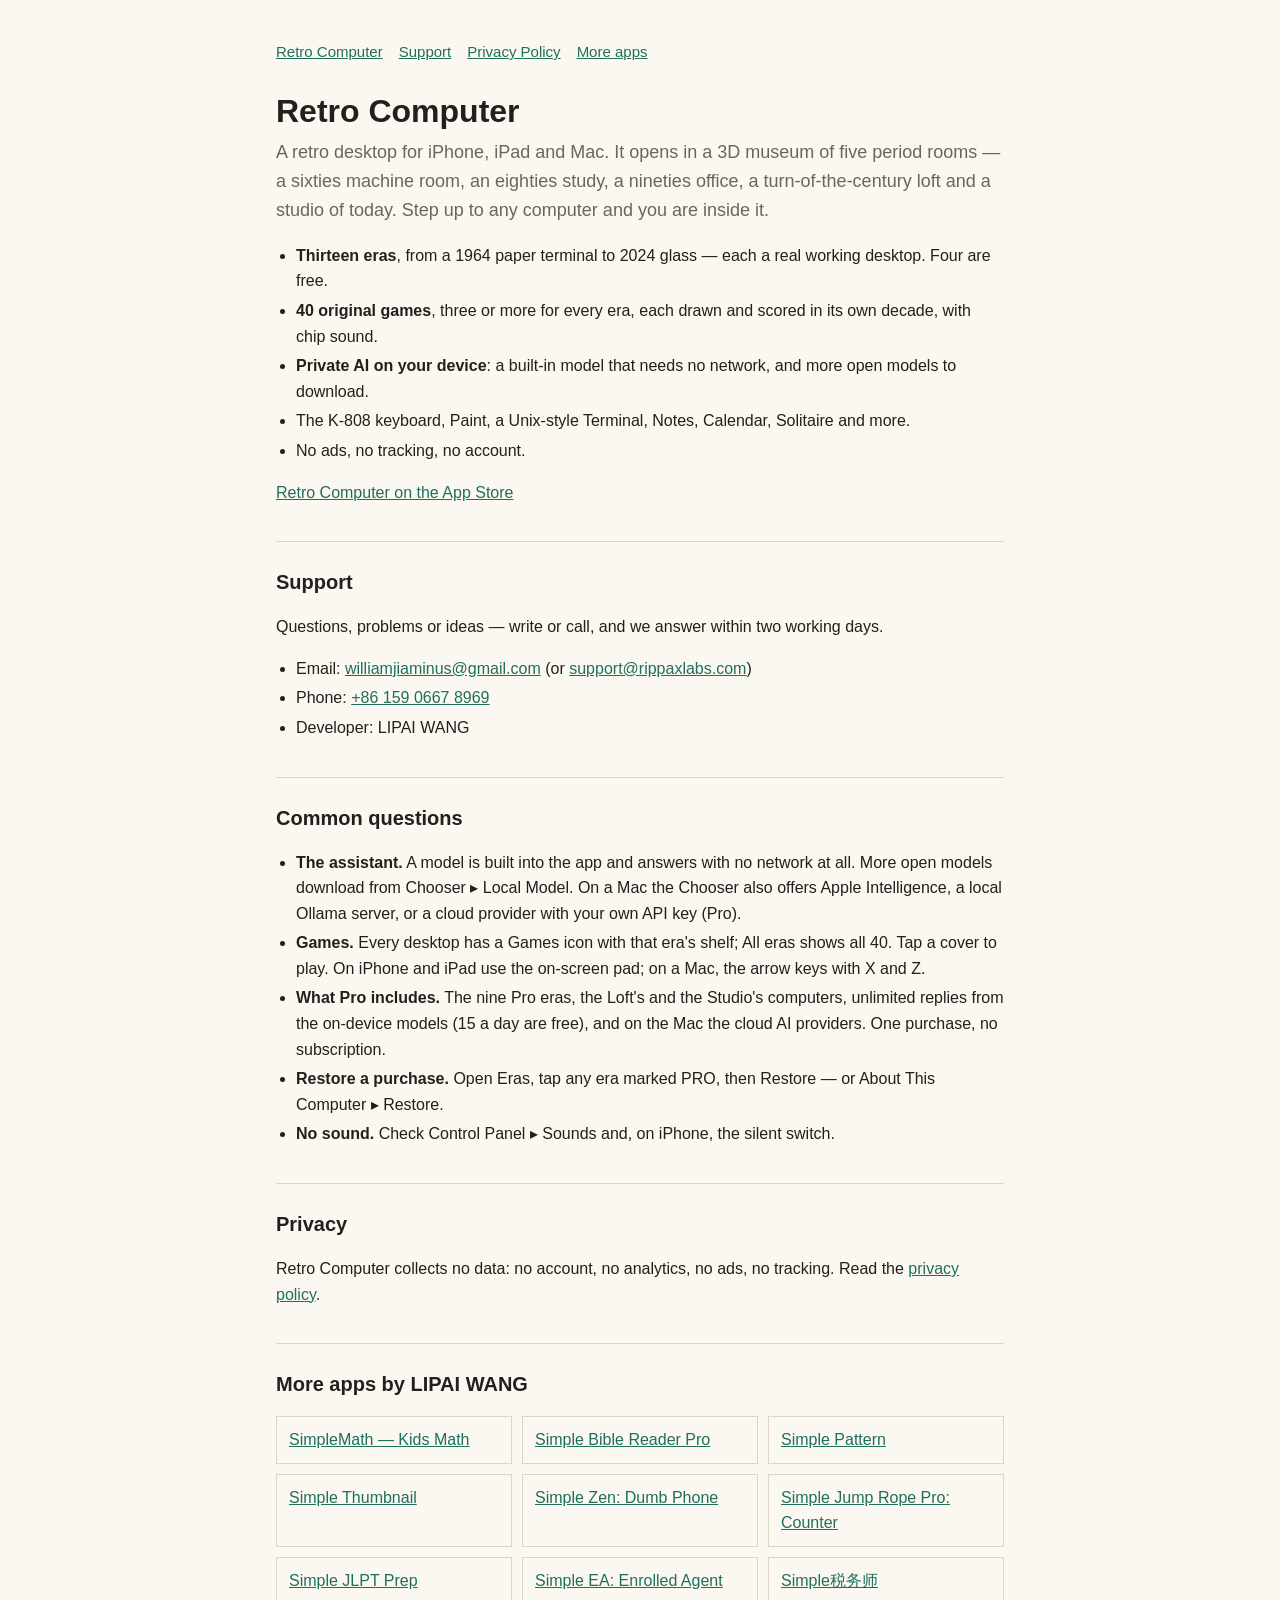
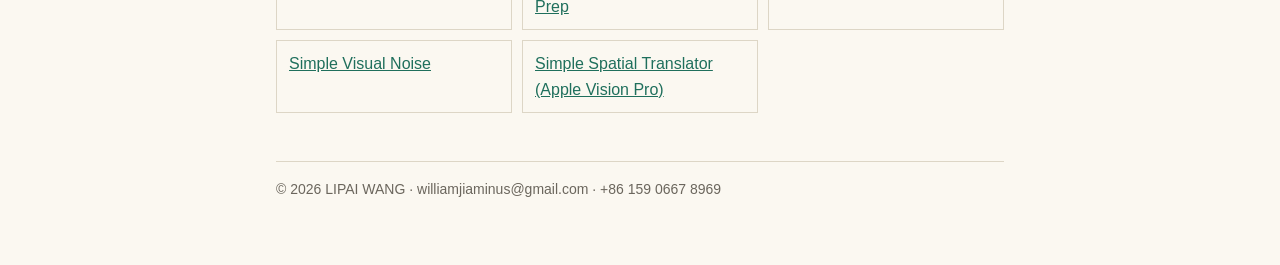
<file: index.html>
<!doctype html>
<html lang="en"><head><meta charset="utf-8"><meta name="viewport" content="width=device-width, initial-scale=1">
<title>Retro Computer</title><meta name="description" content="Retro Computer for iPhone, iPad and Mac — a museum of five period rooms and thirteen working retro desktops.">
<style>
:root{--ink:#22201c;--sub:#6b665d;--paper:#fbf8f1;--line:#ddd6c6;--accent:#1f6f5c}
@media (prefers-color-scheme:dark){:root{--ink:#ece7dc;--sub:#a59f93;--paper:#16150f;--line:#38352d;--accent:#5cc4a6}}
*{box-sizing:border-box}body{margin:0;background:var(--paper);color:var(--ink);font:16px/1.6 -apple-system,BlinkMacSystemFont,"Helvetica Neue",sans-serif}
main{max-width:760px;margin:0 auto;padding:40px 16px 64px}h1{font-size:32px;line-height:1.2;margin:0 0 8px}h2{font-size:20px;margin:36px 0 8px;border-top:1px solid var(--line);padding-top:24px}
a{color:var(--accent)}p.lead{color:var(--sub);font-size:18px;margin-top:0}nav{display:flex;gap:16px;flex-wrap:wrap;margin:0 0 28px;font-size:15px}
ul{padding-left:20px}li{margin:4px 0}table{border-collapse:collapse;width:100%;font-size:14px;display:block;overflow-x:auto}td,th{border:1px solid var(--line);padding:6px 8px;text-align:left;vertical-align:top}
code{font-size:14px}.apps{display:grid;grid-template-columns:repeat(auto-fill,minmax(220px,1fr));gap:10px;padding:0;list-style:none}.apps li{border:1px solid var(--line);padding:10px 12px;margin:0}
footer{color:var(--sub);font-size:14px;margin-top:48px;border-top:1px solid var(--line);padding-top:16px}
</style></head><body><main>
<nav><a href="./">Retro Computer</a><a href="./#support">Support</a><a href="./privacy-policy.html">Privacy Policy</a><a href="./#apps">More apps</a></nav>
<h1>Retro Computer</h1>
<p class="lead">A retro desktop for iPhone, iPad and Mac. It opens in a 3D museum of five period rooms — a sixties machine room, an eighties study, a nineties office, a turn-of-the-century loft and a studio of today. Step up to any computer and you are inside it.</p>
<ul>
<li><strong>Thirteen eras</strong>, from a 1964 paper terminal to 2024 glass — each a real working desktop. Four are free.</li>
<li><strong>40 original games</strong>, three or more for every era, each drawn and scored in its own decade, with chip sound.</li>
<li><strong>Private AI on your device</strong>: a built-in model that needs no network, and more open models to download.</li>
<li>The K-808 keyboard, Paint, a Unix-style Terminal, Notes, Calendar, Solitaire and more.</li>
<li>No ads, no tracking, no account.</li>
</ul>
<p><a href="https://apps.apple.com/app/id6809175361">Retro Computer on the App Store</a></p>
<h2 id="support">Support</h2>
<p>Questions, problems or ideas — write or call, and we answer within two working days.</p>
<ul>
<li>Email: <a href="mailto:williamjiaminus@gmail.com">williamjiaminus@gmail.com</a> (or <a href="mailto:support@rippaxlabs.com">support@rippaxlabs.com</a>)</li>
<li>Phone: <a href="tel:+8615906678969">+86 159 0667 8969</a></li>
<li>Developer: LIPAI WANG</li>
</ul>
<h2>Common questions</h2>
<ul>
<li><strong>The assistant.</strong> A model is built into the app and answers with no network at all. More open models download from Chooser ▸ Local Model. On a Mac the Chooser also offers Apple Intelligence, a local Ollama server, or a cloud provider with your own API key (Pro).</li>
<li><strong>Games.</strong> Every desktop has a Games icon with that era's shelf; All eras shows all 40. Tap a cover to play. On iPhone and iPad use the on-screen pad; on a Mac, the arrow keys with X and Z.</li>
<li><strong>What Pro includes.</strong> The nine Pro eras, the Loft's and the Studio's computers, unlimited replies from the on-device models (15 a day are free), and on the Mac the cloud AI providers. One purchase, no subscription.</li>
<li><strong>Restore a purchase.</strong> Open Eras, tap any era marked PRO, then Restore — or About This Computer ▸ Restore.</li>
<li><strong>No sound.</strong> Check Control Panel ▸ Sounds and, on iPhone, the silent switch.</li>
</ul>
<h2>Privacy</h2>
<p>Retro Computer collects no data: no account, no analytics, no ads, no tracking. Read the <a href="./privacy-policy.html">privacy policy</a>.</p>
<h2 id="apps">More apps by LIPAI WANG</h2>
<ul class="apps">
<li><a href="https://apps.apple.com/app/id6789924663">SimpleMath — Kids Math</a></li>
<li><a href="https://apps.apple.com/app/id6759453900">Simple Bible Reader Pro</a></li>
<li><a href="https://apps.apple.com/app/id6760515997">Simple Pattern</a></li>
<li><a href="https://apps.apple.com/app/id6738887943">Simple Thumbnail</a></li>
<li><a href="https://apps.apple.com/app/id6760552860">Simple Zen: Dumb Phone</a></li>
<li><a href="https://apps.apple.com/app/id6760554162">Simple Jump Rope Pro: Counter</a></li>
<li><a href="https://apps.apple.com/app/id6803766703">Simple JLPT Prep</a></li>
<li><a href="https://apps.apple.com/app/id6792315228">Simple EA: Enrolled Agent Prep</a></li>
<li><a href="https://apps.apple.com/app/id6785422847">Simple税务师</a></li>
<li><a href="https://apps.apple.com/app/id6760573900">Simple Visual Noise</a></li>
<li><a href="https://apps.apple.com/app/id6761122588">Simple Spatial Translator (Apple Vision Pro)</a></li>
</ul>
<footer>© 2026 LIPAI WANG · williamjiaminus@gmail.com · +86 159 0667 8969</footer>
</main></body></html>
</file>
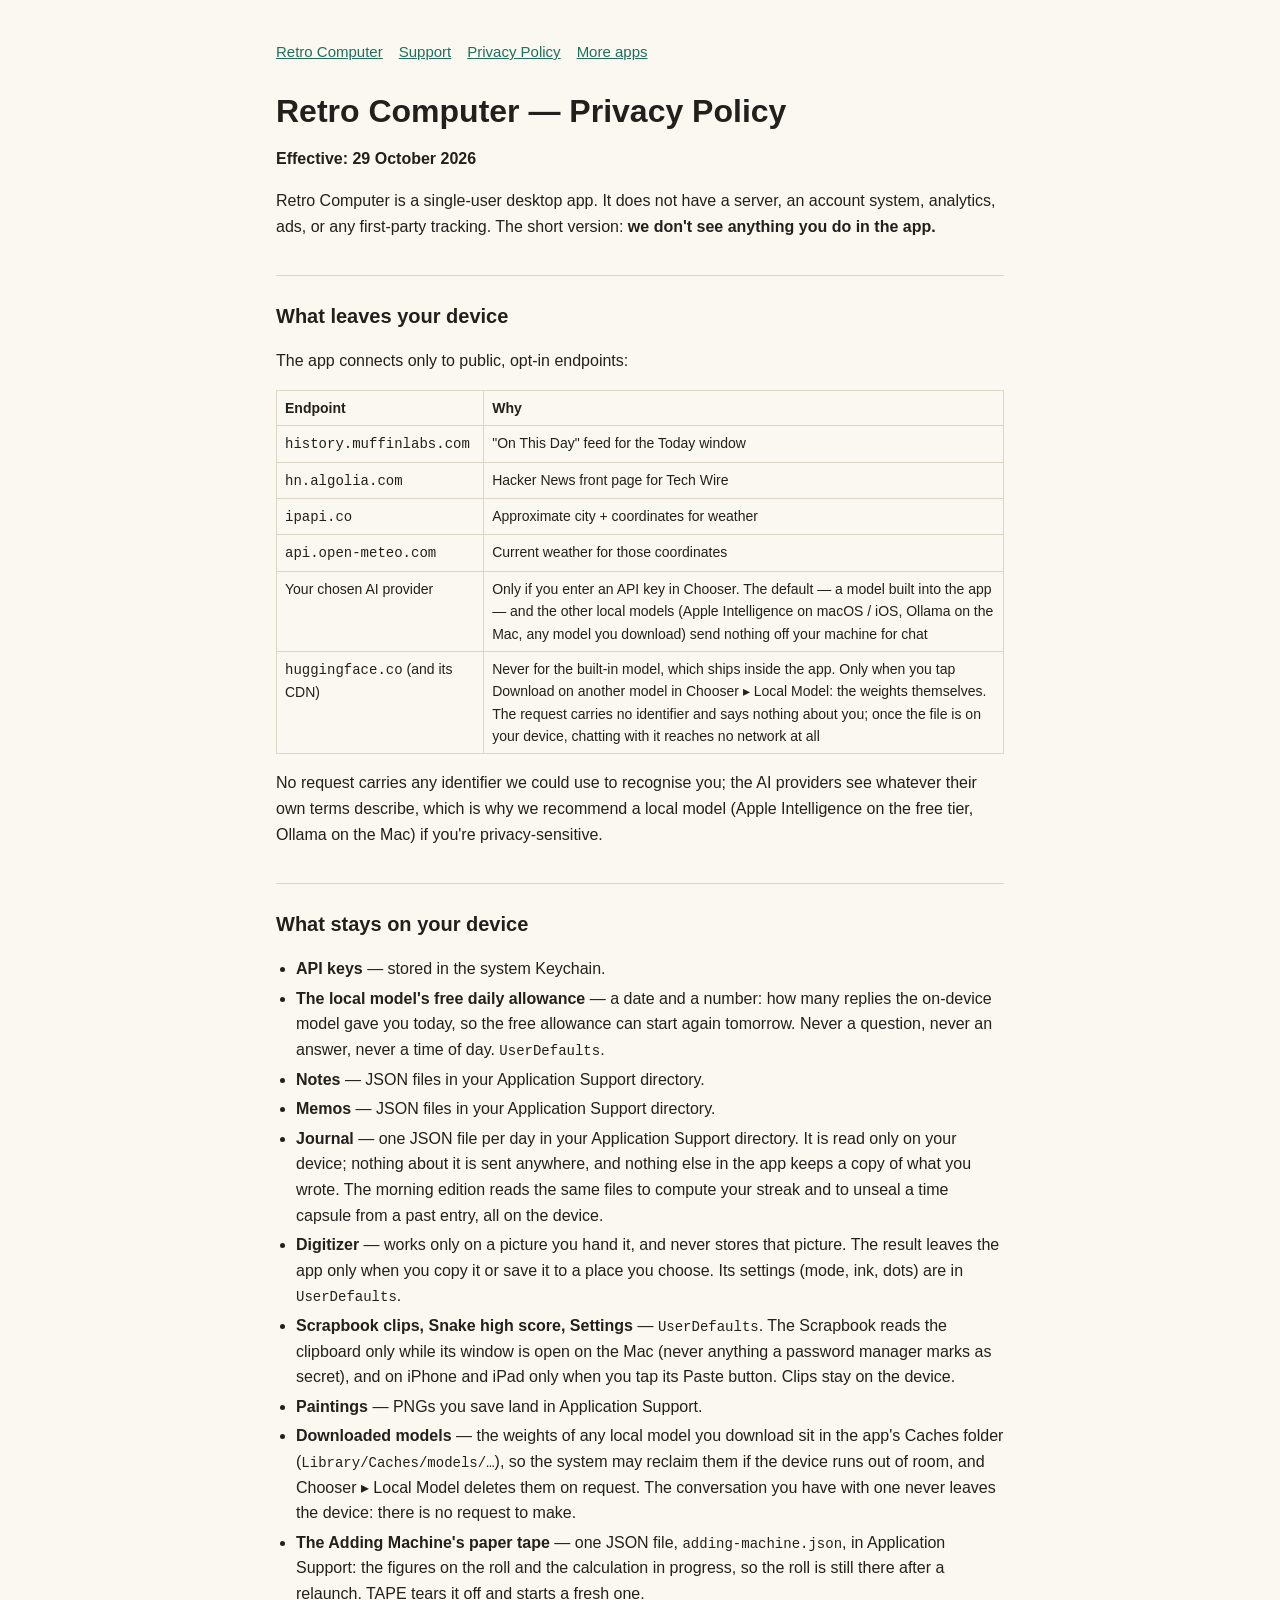
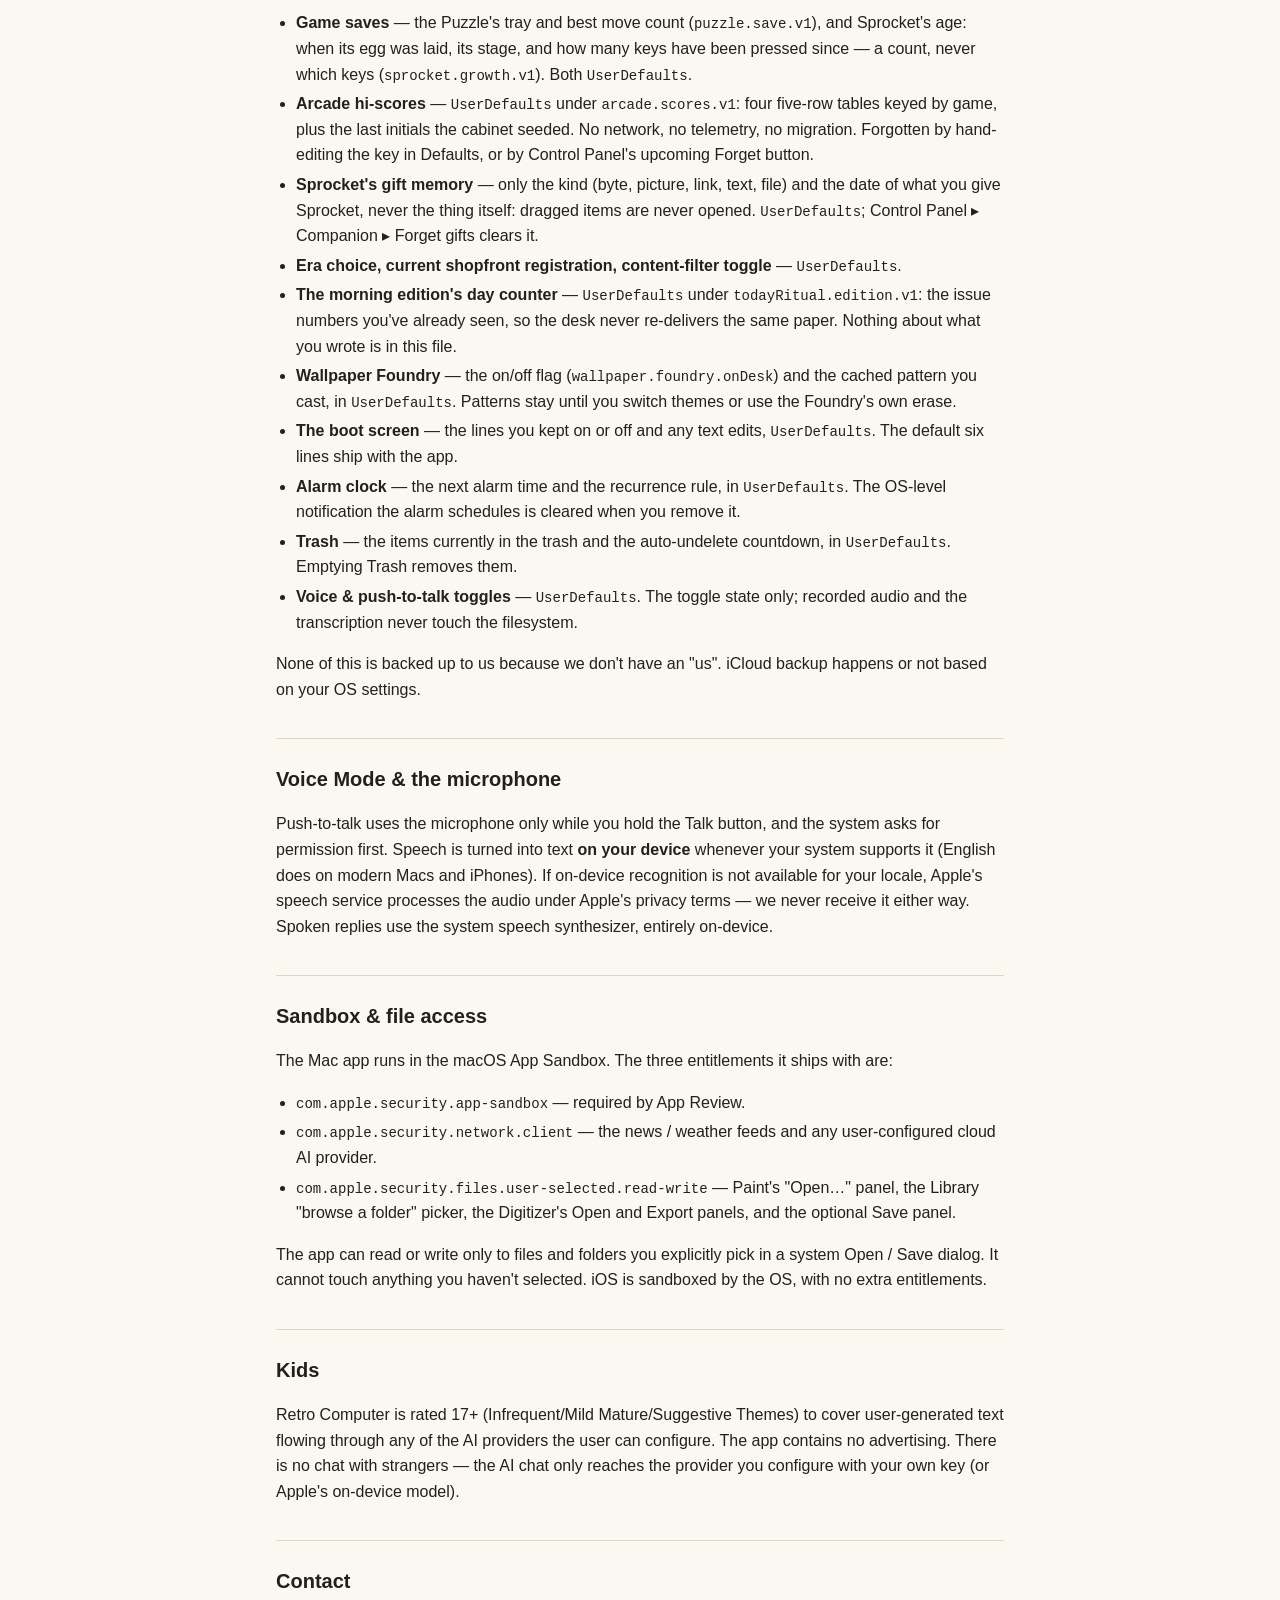
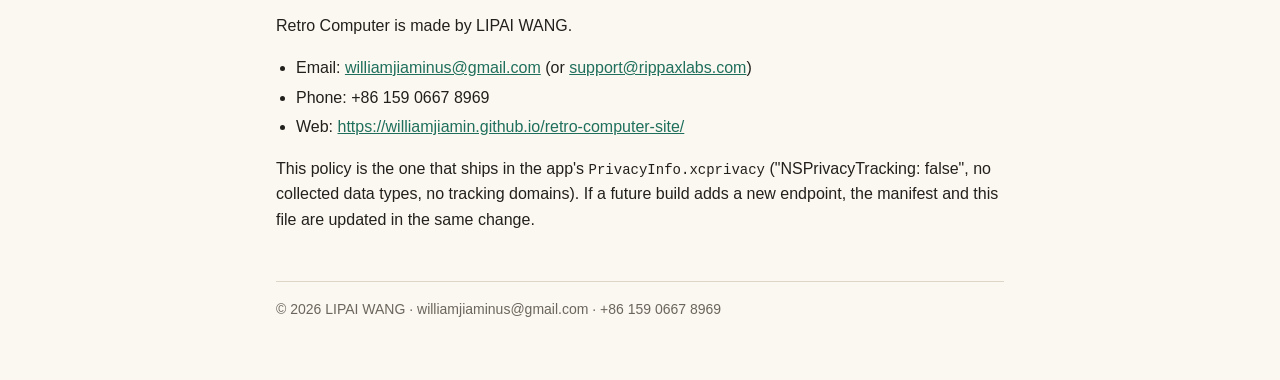
<file: privacy-policy.html>
<!doctype html>
<html lang="en"><head><meta charset="utf-8"><meta name="viewport" content="width=device-width, initial-scale=1">
<title>Retro Computer — Privacy Policy</title><meta name="description" content="Retro Computer for iPhone, iPad and Mac — a museum of five period rooms and thirteen working retro desktops.">
<style>
:root{--ink:#22201c;--sub:#6b665d;--paper:#fbf8f1;--line:#ddd6c6;--accent:#1f6f5c}
@media (prefers-color-scheme:dark){:root{--ink:#ece7dc;--sub:#a59f93;--paper:#16150f;--line:#38352d;--accent:#5cc4a6}}
*{box-sizing:border-box}body{margin:0;background:var(--paper);color:var(--ink);font:16px/1.6 -apple-system,BlinkMacSystemFont,"Helvetica Neue",sans-serif}
main{max-width:760px;margin:0 auto;padding:40px 16px 64px}h1{font-size:32px;line-height:1.2;margin:0 0 8px}h2{font-size:20px;margin:36px 0 8px;border-top:1px solid var(--line);padding-top:24px}
a{color:var(--accent)}p.lead{color:var(--sub);font-size:18px;margin-top:0}nav{display:flex;gap:16px;flex-wrap:wrap;margin:0 0 28px;font-size:15px}
ul{padding-left:20px}li{margin:4px 0}table{border-collapse:collapse;width:100%;font-size:14px;display:block;overflow-x:auto}td,th{border:1px solid var(--line);padding:6px 8px;text-align:left;vertical-align:top}
code{font-size:14px}.apps{display:grid;grid-template-columns:repeat(auto-fill,minmax(220px,1fr));gap:10px;padding:0;list-style:none}.apps li{border:1px solid var(--line);padding:10px 12px;margin:0}
footer{color:var(--sub);font-size:14px;margin-top:48px;border-top:1px solid var(--line);padding-top:16px}
</style></head><body><main>
<nav><a href="./">Retro Computer</a><a href="./#support">Support</a><a href="./privacy-policy.html">Privacy Policy</a><a href="./#apps">More apps</a></nav>
<h1 id="retro-computer--privacy-policy">Retro Computer — Privacy
Policy</h1>
<p><strong>Effective: 29 October 2026</strong></p>
<p>Retro Computer is a single-user desktop app. It does not have a
server, an account system, analytics, ads, or any first-party tracking.
The short version: <strong>we don't see anything you do in the
app.</strong></p>
<h2 id="what-leaves-your-device">What leaves your device</h2>
<p>The app connects only to public, opt-in endpoints:</p>
<table>
<thead>
<tr>
<th>Endpoint</th>
<th>Why</th>
</tr>
</thead>
<tbody>
<tr>
<td><code>history.muffinlabs.com</code></td>
<td>"On This Day" feed for the Today window</td>
</tr>
<tr>
<td><code>hn.algolia.com</code></td>
<td>Hacker News front page for Tech Wire</td>
</tr>
<tr>
<td><code>ipapi.co</code></td>
<td>Approximate city + coordinates for weather</td>
</tr>
<tr>
<td><code>api.open-meteo.com</code></td>
<td>Current weather for those coordinates</td>
</tr>
<tr>
<td>Your chosen AI provider</td>
<td>Only if you enter an API key in Chooser. The default — a model built
into the app — and the other local models (Apple Intelligence on macOS /
iOS, Ollama on the Mac, any model you download) send nothing off your
machine for chat</td>
</tr>
<tr>
<td><code>huggingface.co</code> (and its CDN)</td>
<td>Never for the built-in model, which ships inside the app. Only when
you tap Download on another model in Chooser ▸ Local Model: the weights
themselves. The request carries no identifier and says nothing about
you; once the file is on your device, chatting with it reaches no
network at all</td>
</tr>
</tbody>
</table>
<p>No request carries any identifier we could use to recognise you; the
AI providers see whatever their own terms describe, which is why we
recommend a local model (Apple Intelligence on the free tier, Ollama on
the Mac) if you're privacy-sensitive.</p>
<h2 id="what-stays-on-your-device">What stays on your device</h2>
<ul>
<li><strong>API keys</strong> — stored in the system Keychain.</li>
<li><strong>The local model's free daily allowance</strong> — a date and
a number: how many replies the on-device model gave you today, so the
free allowance can start again tomorrow. Never a question, never an
answer, never a time of day. <code>UserDefaults</code>.</li>
<li><strong>Notes</strong> — JSON files in your Application Support
directory.</li>
<li><strong>Memos</strong> — JSON files in your Application Support
directory.</li>
<li><strong>Journal</strong> — one JSON file per day in your Application
Support directory. It is read only on your device; nothing about it is
sent anywhere, and nothing else in the app keeps a copy of what you
wrote. The morning edition reads the same files to compute your streak
and to unseal a time capsule from a past entry, all on the device.</li>
<li><strong>Digitizer</strong> — works only on a picture you hand it,
and never stores that picture. The result leaves the app only when you
copy it or save it to a place you choose. Its settings (mode, ink, dots)
are in <code>UserDefaults</code>.</li>
<li><strong>Scrapbook clips, Snake high score, Settings</strong> —
<code>UserDefaults</code>. The Scrapbook reads the clipboard only while
its window is open on the Mac (never anything a password manager marks
as secret), and on iPhone and iPad only when you tap its Paste button.
Clips stay on the device.</li>
<li><strong>Paintings</strong> — PNGs you save land in Application
Support.</li>
<li><strong>Downloaded models</strong> — the weights of any local model
you download sit in the app's Caches folder
(<code>Library/Caches/models/…</code>), so the system may reclaim them
if the device runs out of room, and Chooser ▸ Local Model deletes them
on request. The conversation you have with one never leaves the device:
there is no request to make.</li>
<li><strong>The Adding Machine's paper tape</strong> — one JSON file,
<code>adding-machine.json</code>, in Application Support: the figures on
the roll and the calculation in progress, so the roll is still there
after a relaunch. TAPE tears it off and starts a fresh one.</li>
<li><strong>Game saves</strong> — the Puzzle's tray and best move count
(<code>puzzle.save.v1</code>), and Sprocket's age: when its egg was
laid, its stage, and how many keys have been pressed since — a count,
never which keys (<code>sprocket.growth.v1</code>). Both
<code>UserDefaults</code>.</li>
<li><strong>Arcade hi-scores</strong> — <code>UserDefaults</code> under
<code>arcade.scores.v1</code>: four five-row tables keyed by game, plus
the last initials the cabinet seeded. No network, no telemetry, no
migration. Forgotten by hand-editing the key in Defaults, or by Control
Panel's upcoming Forget button.</li>
<li><strong>Sprocket's gift memory</strong> — only the kind (byte,
picture, link, text, file) and the date of what you give Sprocket, never
the thing itself: dragged items are never opened.
<code>UserDefaults</code>; Control Panel ▸ Companion ▸ Forget gifts
clears it.</li>
<li><strong>Era choice, current shopfront registration, content-filter
toggle</strong> — <code>UserDefaults</code>.</li>
<li><strong>The morning edition's day counter</strong> —
<code>UserDefaults</code> under <code>todayRitual.edition.v1</code>: the
issue numbers you've already seen, so the desk never re-delivers the
same paper. Nothing about what you wrote is in this file.</li>
<li><strong>Wallpaper Foundry</strong> — the on/off flag
(<code>wallpaper.foundry.onDesk</code>) and the cached pattern you cast,
in <code>UserDefaults</code>. Patterns stay until you switch themes or
use the Foundry's own erase.</li>
<li><strong>The boot screen</strong> — the lines you kept on or off and
any text edits, <code>UserDefaults</code>. The default six lines ship
with the app.</li>
<li><strong>Alarm clock</strong> — the next alarm time and the
recurrence rule, in <code>UserDefaults</code>. The OS-level notification
the alarm schedules is cleared when you remove it.</li>
<li><strong>Trash</strong> — the items currently in the trash and the
auto-undelete countdown, in <code>UserDefaults</code>. Emptying Trash
removes them.</li>
<li><strong>Voice &amp; push-to-talk toggles</strong> —
<code>UserDefaults</code>. The toggle state only; recorded audio and the
transcription never touch the filesystem.</li>
</ul>
<p>None of this is backed up to us because we don't have an "us". iCloud
backup happens or not based on your OS settings.</p>
<h2 id="voice-mode--the-microphone">Voice Mode &amp; the microphone</h2>
<p>Push-to-talk uses the microphone only while you hold the Talk button,
and the system asks for permission first. Speech is turned into text
<strong>on your device</strong> whenever your system supports it
(English does on modern Macs and iPhones). If on-device recognition is
not available for your locale, Apple's speech service processes the
audio under Apple's privacy terms — we never receive it either way.
Spoken replies use the system speech synthesizer, entirely
on-device.</p>
<h2 id="sandbox--file-access">Sandbox &amp; file access</h2>
<p>The Mac app runs in the macOS App Sandbox. The three entitlements it
ships with are:</p>
<ul>
<li><code>com.apple.security.app-sandbox</code> — required by App
Review.</li>
<li><code>com.apple.security.network.client</code> — the news / weather
feeds and any user-configured cloud AI provider.</li>
<li><code>com.apple.security.files.user-selected.read-write</code> —
Paint's "Open…" panel, the Library "browse a folder" picker, the
Digitizer's Open and Export panels, and the optional Save panel.</li>
</ul>
<p>The app can read or write only to files and folders you explicitly
pick in a system Open / Save dialog. It cannot touch anything you
haven't selected. iOS is sandboxed by the OS, with no extra
entitlements.</p>
<h2 id="kids">Kids</h2>
<p>Retro Computer is rated 17+ (Infrequent/Mild Mature/Suggestive
Themes) to cover user-generated text flowing through any of the AI
providers the user can configure. The app contains no advertising. There
is no chat with strangers — the AI chat only reaches the provider you
configure with your own key (or Apple's on-device model).</p>
<h2 id="contact">Contact</h2>
<p>Retro Computer is made by LIPAI WANG.</p>
<ul>
<li>Email: <a
href="mailto:williamjiaminus@gmail.com">williamjiaminus@gmail.com</a>
(or <a
href="mailto:support@rippaxlabs.com">support@rippaxlabs.com</a>)</li>
<li>Phone: +86 159 0667 8969</li>
<li>Web: <a
href="https://williamjiamin.github.io/retro-computer-site/">https://williamjiamin.github.io/retro-computer-site/</a></li>
</ul>
<p>This policy is the one that ships in the app's
<code>PrivacyInfo.xcprivacy</code> ("NSPrivacyTracking: false", no
collected data types, no tracking domains). If a future build adds a new
endpoint, the manifest and this file are updated in the same change.</p>

<footer>© 2026 LIPAI WANG · williamjiaminus@gmail.com · +86 159 0667 8969</footer>
</main></body></html>
</file>
